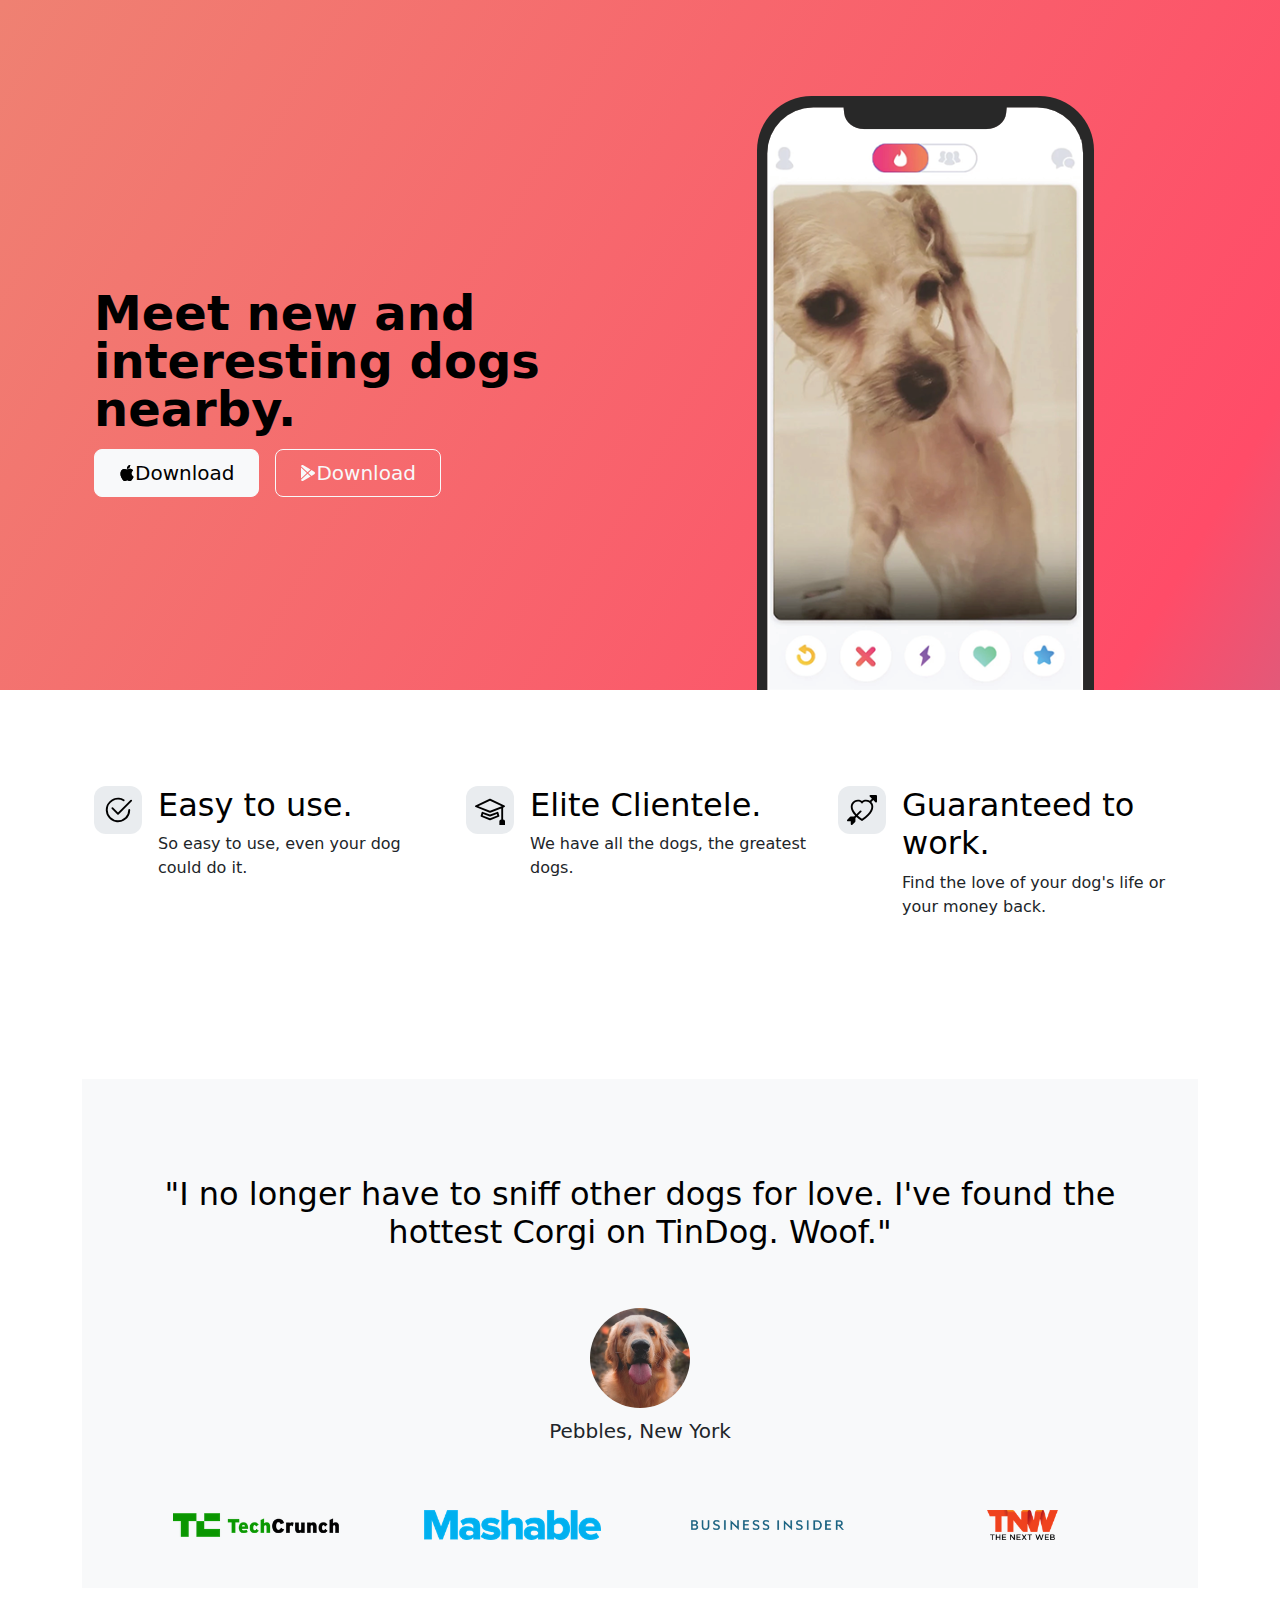
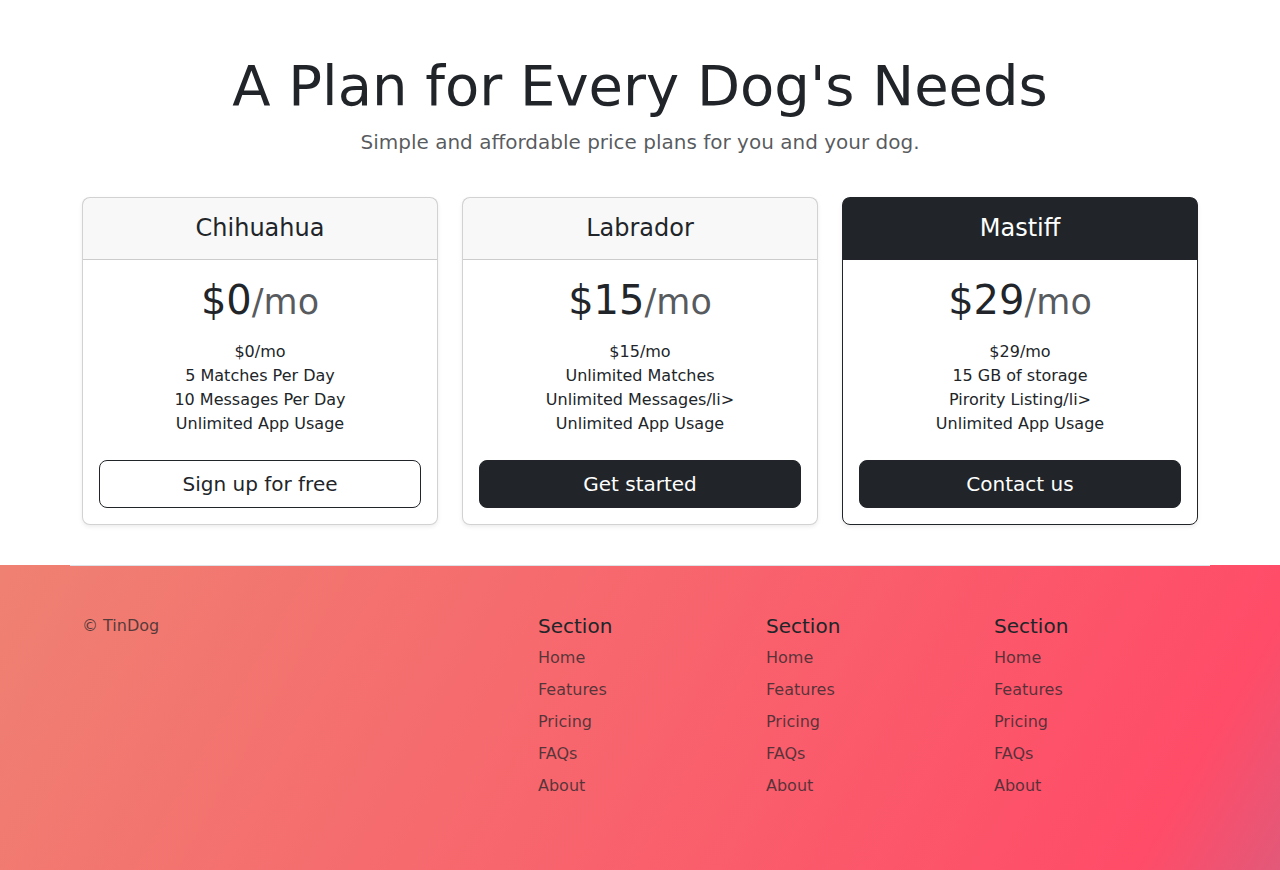
<file: 11.3 TinDog Project/index.html>
<!DOCTYPE html>
<html lang="en">

<head>
  <meta charset="UTF-8">
  <meta name="viewport" content="width=device-width, initial-scale=1.0">
  <link href="https://cdn.jsdelivr.net/npm/bootstrap@5.3.3/dist/css/bootstrap.min.css" 
  rel="stylesheet" integrity="sha384-QWTKZyjpPEjISv5WaRU9OFeRpok6YctnYmDr5pNlyT2bRjXh0JMhjY6hW+ALEwIH" crossorigin="anonymous">
  <link rel="stylesheet" href="css/style.css"/>
  <title>TinDog</title>
</head>

<body>

  <!-- Title -->
  <section id="title" class="gradient-background">
    <div class="container col-xxl-8 px-4 pt-5">
      <div class="row flex-lg-row-reverse align-items-center g-5 pt-5">
        <div class="col-10 col-sm-8 col-lg-6">
          <img src="./images/iphone.png" class="d-block mx-lg-auto img-fluid" alt="Iphone" height="200" loading="lazy">
        </div>
        <div class="col-lg-6">
          <h1 class="display-5 fw-bold text-body-emphasis lh-1 mb-3">Meet new and interesting dogs nearby.</h1>
          <div class="d-grid gap-2 d-md-flex justify-content-md-start">
            <button type="button" class="btn btn-light btn-lg px-4 me-md-2"><svg xmlns="http://www.w3.org/2000/svg" width="16" height="16" fill="currentColor"
              class="bi bi-apple mb-1" viewBox="0 0 16 16">
<path
                d="M11.182.008C11.148-.03 9.923.023 8.857 1.18c-1.066 1.156-.902 2.482-.878 2.516.024.034 1.52.087 2.475-1.258.955-1.345.762-2.391.728-2.43Zm3.314 11.733c-.048-.096-2.325-1.234-2.113-3.422.212-2.189 1.675-2.789 1.698-2.854.023-.065-.597-.79-1.254-1.157a3.692 3.692 0 0 0-1.563-.434c-.108-.003-.483-.095-1.254.116-.508.139-1.653.589-1.968.607-.316.018-1.256-.522-2.267-.665-.647-.125-1.333.131-1.824.328-.49.196-1.422.754-2.074 2.237-.652 1.482-.311 3.83-.067 4.56.244.729.625 1.924 1.273 2.796.576.984 1.34 1.667 1.659 1.899.319.232 1.219.386 1.843.067.502-.308 1.408-.485 1.766-.472.357.013 1.061.154 1.782.539.571.197 1.111.115 1.652-.105.541-.221 1.324-1.059 2.238-2.758.347-.79.505-1.217.473-1.282Z" />
<path
                d="M11.182.008C11.148-.03 9.923.023 8.857 1.18c-1.066 1.156-.902 2.482-.878 2.516.024.034 1.52.087 2.475-1.258.955-1.345.762-2.391.728-2.43Zm3.314 11.733c-.048-.096-2.325-1.234-2.113-3.422.212-2.189 1.675-2.789 1.698-2.854.023-.065-.597-.79-1.254-1.157a3.692 3.692 0 0 0-1.563-.434c-.108-.003-.483-.095-1.254.116-.508.139-1.653.589-1.968.607-.316.018-1.256-.522-2.267-.665-.647-.125-1.333.131-1.824.328-.49.196-1.422.754-2.074 2.237-.652 1.482-.311 3.83-.067 4.56.244.729.625 1.924 1.273 2.796.576.984 1.34 1.667 1.659 1.899.319.232 1.219.386 1.843.067.502-.308 1.408-.485 1.766-.472.357.013 1.061.154 1.782.539.571.197 1.111.115 1.652-.105.541-.221 1.324-1.059 2.238-2.758.347-.79.505-1.217.473-1.282Z" />
</svg>Download</button>
            <button type="button" class="btn btn-outline-light btn-lg px-4"><svg xmlns="http://www.w3.org/2000/svg" width="16" height="16" fill="currentColor"
              class="bi bi-google-play mb-1" viewBox="0 0 16 16">
<path
                d="M14.222 9.374c1.037-.61 1.037-2.137 0-2.748L11.528 5.04 8.32 8l3.207 2.96 2.694-1.586Zm-3.595 2.116L7.583 8.68 1.03 14.73c.201 1.029 1.36 1.61 2.303 1.055l7.294-4.295ZM1 13.396V2.603L6.846 8 1 13.396ZM1.03 1.27l6.553 6.05 3.044-2.81L3.333.215C2.39-.341 1.231.24 1.03 1.27Z" />
</svg>Download</button>
          </div>
        </div>
      </div>
    </div>

  </section>
  <!-- Features -->
  <section id="features">
    <div class="container px-4 py-5" id="hanging-icons">
      <div class="row g-4 py-5 row-cols-1 row-cols-lg-3">
        <div class="col d-flex align-items-start">
          <div class="icon-square text-body-emphasis bg-body-secondary d-inline-flex align-items-center justify-content-center fs-4 flex-shrink-0 me-3">
            <svg xmlns="http://www.w3.org/2000/svg" height="30" fill="currentColor" class="bi bi-check2-circle"
            viewBox="0 0 16 16">
            <path
              d="M2.5 8a5.5 5.5 0 0 1 8.25-4.764.5.5 0 0 0 .5-.866A6.5 6.5 0 1 0 14.5 8a.5.5 0 0 0-1 0 5.5 5.5 0 1 1-11 0z" />
            <path
              d="M15.354 3.354a.5.5 0 0 0-.708-.708L8 9.293 5.354 6.646a.5.5 0 1 0-.708.708l3 3a.5.5 0 0 0 .708 0l7-7z" />
          </svg>          </div>
          <div>
            <h3 class="fs-2 text-body-emphasis">Easy to use.</h3>
            <p>So easy to use, even your dog could do it.</p>
          </div>
        </div>
        <div class="col d-flex align-items-start">
          <div class="icon-square text-body-emphasis bg-body-secondary d-inline-flex align-items-center justify-content-center fs-4 flex-shrink-0 me-3">
            <svg xmlns="http://www.w3.org/2000/svg" height="30" fill="currentColor" class="bi bi-mortarboard"
            viewBox="0 0 16 16">
            <path
              d="M8.211 2.047a.5.5 0 0 0-.422 0l-7.5 3.5a.5.5 0 0 0 .025.917l7.5 3a.5.5 0 0 0 .372 0L14 7.14V13a1 1 0 0 0-1 1v2h3v-2a1 1 0 0 0-1-1V6.739l.686-.275a.5.5 0 0 0 .025-.917l-7.5-3.5ZM8 8.46 1.758 5.965 8 3.052l6.242 2.913L8 8.46Z" />
            <path
              d="M4.176 9.032a.5.5 0 0 0-.656.327l-.5 1.7a.5.5 0 0 0 .294.605l4.5 1.8a.5.5 0 0 0 .372 0l4.5-1.8a.5.5 0 0 0 .294-.605l-.5-1.7a.5.5 0 0 0-.656-.327L8 10.466 4.176 9.032Zm-.068 1.873.22-.748 3.496 1.311a.5.5 0 0 0 .352 0l3.496-1.311.22.748L8 12.46l-3.892-1.556Z" />
          </svg>          </div>
          <div>
            <h3 class="fs-2 text-body-emphasis">Elite Clientele.</h3>
            <p>We have all the dogs, the greatest dogs.</p>
          </div>
        </div>
        <div class="col d-flex align-items-start">
          <div class="icon-square text-body-emphasis bg-body-secondary d-inline-flex align-items-center justify-content-center fs-4 flex-shrink-0 me-3">
            <svg xmlns="http://www.w3.org/2000/svg" height="30" fill="currentColor" class="bi bi-arrow-through-heart"
            viewBox="0 0 16 16">
            <path fill-rule="evenodd"
              d="M2.854 15.854A.5.5 0 0 1 2 15.5V14H.5a.5.5 0 0 1-.354-.854l1.5-1.5A.5.5 0 0 1 2 11.5h1.793l.53-.53c-.771-.802-1.328-1.58-1.704-2.32-.798-1.575-.775-2.996-.213-4.092C3.426 2.565 6.18 1.809 8 3.233c1.25-.98 2.944-.928 4.212-.152L13.292 2 12.147.854A.5.5 0 0 1 12.5 0h3a.5.5 0 0 1 .5.5v3a.5.5 0 0 1-.854.354L14 2.707l-1.006 1.006c.236.248.44.531.6.845.562 1.096.585 2.517-.213 4.092-.793 1.563-2.395 3.288-5.105 5.08L8 13.912l-.276-.182a21.86 21.86 0 0 1-2.685-2.062l-.539.54V14a.5.5 0 0 1-.146.354l-1.5 1.5Zm2.893-4.894A20.419 20.419 0 0 0 8 12.71c2.456-1.666 3.827-3.207 4.489-4.512.679-1.34.607-2.42.215-3.185-.817-1.595-3.087-2.054-4.346-.761L8 4.62l-.358-.368c-1.259-1.293-3.53-.834-4.346.761-.392.766-.464 1.845.215 3.185.323.636.815 1.33 1.519 2.065l1.866-1.867a.5.5 0 1 1 .708.708L5.747 10.96Z" />
          </svg>          </div>
          <div>
            <h3 class="fs-2 text-body-emphasis">Guaranteed to work.</h3>
            <p>Find the love of your dog's life or your money back.</p>
          </div>
        </div>
      </div>
    </div>

  </section>
  <!-- Testimonial -->
  <section id="testimonial"> <div class="container">
    <div class="my-5">
      <div class="p-5 text-center bg-body-tertiary">
        <div class="container py-5">
          <h2 class="text-body-emphasis">"I no longer have to sniff other dogs for love. I've found the hottest Corgi on TinDog. Woof."</h2>
          <img class="profile-img mt-5" src="./images/dog-img.jpg" alt="dog image">
          <p class="col-lg-8 mx-auto lead mt-2">
            Pebbles, New York
          </p>
        </div>

       <div class="container">
        <div class="row">
         <div class="col-lg-3 col-sm-12">
          <img src="./images/techcrunch.png" alt="techcrunch" height="30">
         </div>
         <div class="col-lg-3 col-sm-12">
          <img src="./images/mashable.png" alt="mashable" height="30">
         </div>
         <div class="col-lg-3 col-sm-12">
          <img src="./images/bizinsider.png" alt="bizinsider" height="30">
         </div>
         <div class="col-lg-3 col-sm-12">
          <img src="./images/tnw.png" alt="tnw" height="30">
         </div>
        </div>
        </div>
      </div>
    </div>
  </div>

  </section>
  <!-- Pricing -->
  <section id="pricing">
    <div class="container">
      <div class="pricing-header p-3 pb-md-4 mx-auto text-center">
        <h2 class="display-4 fw-normal">A Plan for Every Dog's Needs</h2>
        <p class="fs-5 text-body-secondary">Simple and affordable price plans for you and your dog.
      </div>
    <div class="row row-cols-1 row-cols-md-3 mb-3 text-center">
      <div class="col">
        <div class="card mb-4 rounded-3 shadow-sm">
          <div class="card-header py-3">
            <h4 class="my-0 fw-normal">Chihuahua</h4>
          </div>
          <div class="card-body">
            <h1 class="card-title pricing-card-title">$0<small class="text-body-secondary fw-light">/mo</small></h1>
            <ul class="list-unstyled mt-3 mb-4">
              <li>$0/mo</li>
              <li>5 Matches Per Day</li>
              <li>10 Messages Per Day</li>
              <li>Unlimited App Usage</li>
            </ul>
            <button type="button" class="w-100 btn btn-lg btn-outline-dark">Sign up for free</button>
          </div>
        </div>
      </div>
      <div class="col">
        <div class="card mb-4 rounded-3 shadow-sm">
          <div class="card-header py-3">
            <h4 class="my-0 fw-normal">Labrador</h4>
          </div>
          <div class="card-body">
            <h1 class="card-title pricing-card-title">$15<small class="text-body-secondary fw-light">/mo</small></h1>
            <ul class="list-unstyled mt-3 mb-4">
              <li>$15/mo</li>
              <li>Unlimited Matches</li>
              <li>Unlimited Messages/li>
              <li>Unlimited App Usage</li>
            </ul>
            <button type="button" class="w-100 btn btn-lg btn-dark  ">Get started</button>
          </div>
        </div>
      </div>
      <div class="col">
        <div class="card mb-4 rounded-3 shadow-sm border-dark">
          <div class="card-header py-3 text-bg-dark border-dark">
            <h4 class="my-0 fw-normal">Mastiff</h4>
          </div>
          <div class="card-body">
            <h1 class="card-title pricing-card-title">$29<small class="text-body-secondary fw-light">/mo</small></h1>
            <ul class="list-unstyled mt-3 mb-4">
              <li>$29/mo</li>
              <li>15 GB of storage</li>
              <li>Pirority Listing/li>
              <li>Unlimited App Usage</li>
            </ul>
            <button type="button" class="w-100 btn btn-lg btn-dark">Contact us</button>
          </div>
        </div>
      </div>
    </div>
    

  </section>
  <!-- Footer -->
  <section id="footer" class="gradient-background">
    <div class="container">
      <footer class="row row-cols-1 row-cols-sm-2 row-cols-md-5 py-5 border-top">
        <div class="col mb-3">
          <p class="text-body-secondary">© TinDog</p>
        </div>
    
        <div class="col mb-3">
    
        </div>
    
        <div class="col mb-3">
          <h5>Section</h5>
          <ul class="nav flex-column">
            <li class="nav-item mb-2"><a href="#" class="nav-link p-0 text-body-secondary">Home</a></li>
            <li class="nav-item mb-2"><a href="#" class="nav-link p-0 text-body-secondary">Features</a></li>
            <li class="nav-item mb-2"><a href="#" class="nav-link p-0 text-body-secondary">Pricing</a></li>
            <li class="nav-item mb-2"><a href="#" class="nav-link p-0 text-body-secondary">FAQs</a></li>
            <li class="nav-item mb-2"><a href="#" class="nav-link p-0 text-body-secondary">About</a></li>
          </ul>
        </div>
    
        <div class="col mb-3">
          <h5>Section</h5>
          <ul class="nav flex-column">
            <li class="nav-item mb-2"><a href="#" class="nav-link p-0 text-body-secondary">Home</a></li>
            <li class="nav-item mb-2"><a href="#" class="nav-link p-0 text-body-secondary">Features</a></li>
            <li class="nav-item mb-2"><a href="#" class="nav-link p-0 text-body-secondary">Pricing</a></li>
            <li class="nav-item mb-2"><a href="#" class="nav-link p-0 text-body-secondary">FAQs</a></li>
            <li class="nav-item mb-2"><a href="#" class="nav-link p-0 text-body-secondary">About</a></li>
          </ul>
        </div>
    
        <div class="col mb-3">
          <h5>Section</h5>
          <ul class="nav flex-column">
            <li class="nav-item mb-2"><a href="#" class="nav-link p-0 text-body-secondary">Home</a></li>
            <li class="nav-item mb-2"><a href="#" class="nav-link p-0 text-body-secondary">Features</a></li>
            <li class="nav-item mb-2"><a href="#" class="nav-link p-0 text-body-secondary">Pricing</a></li>
            <li class="nav-item mb-2"><a href="#" class="nav-link p-0 text-body-secondary">FAQs</a></li>
            <li class="nav-item mb-2"><a href="#" class="nav-link p-0 text-body-secondary">About</a></li>
          </ul>
        </div>
      </footer>
    </div>

  </section>
</body>

</html>
</file>
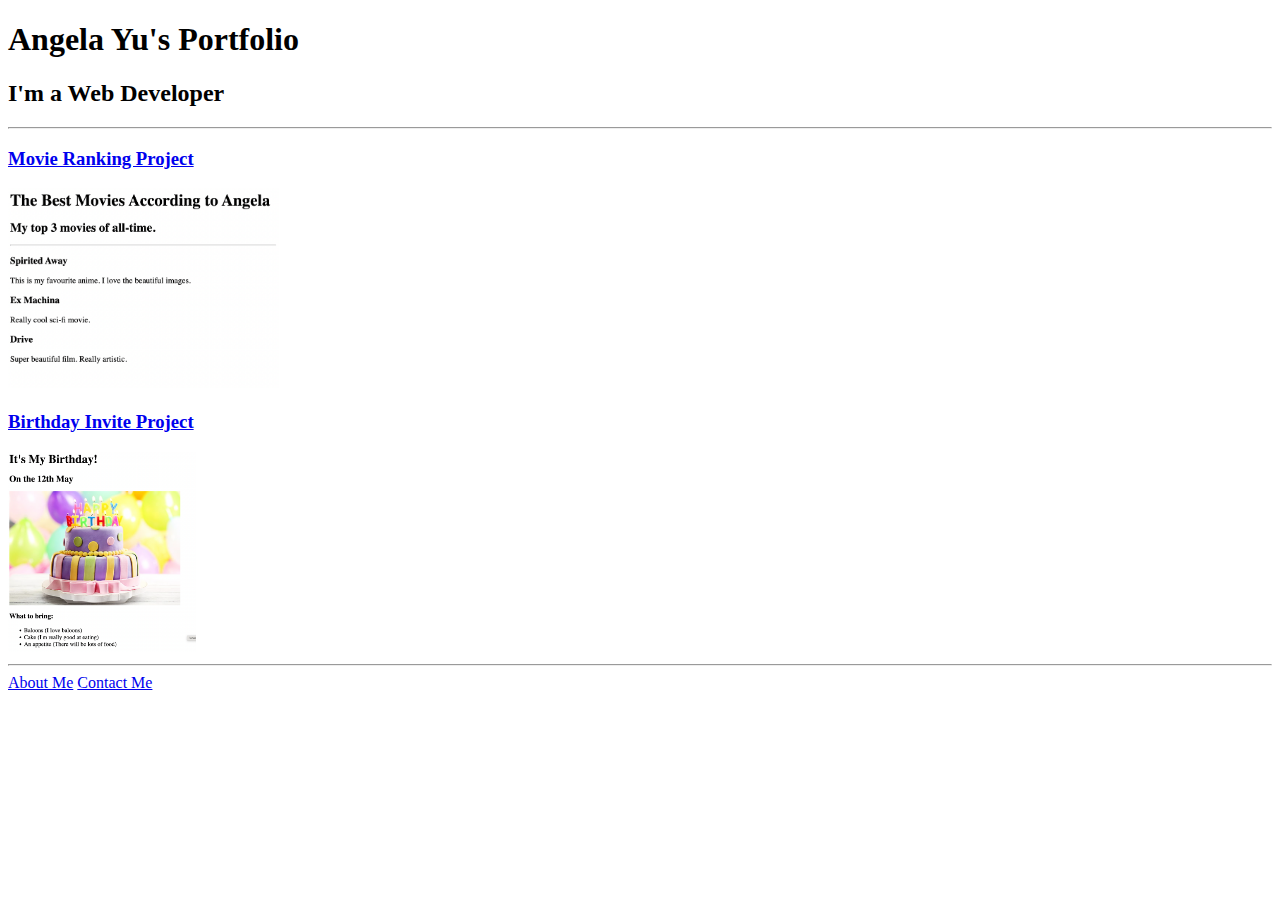
<file: 4.3 HTML Porfolio Project/index.html>
<!-- TODO 1: Create the HTML Boilerplate -->
<!DOCTYPE html>
<html lang="en">

<head>
    <meta charset="UTF-8">
    <title>Portfolio Project</title>
</head>

<body>
    <h1>Angela Yu's Portfolio</h1>
    <h2>I'm a Web Developer</h2>
    <hr/>
    <h3><a href="./public/movie-ranking.html">Movie Ranking Project</a></h3>
    <img src="./assets/images/movie-ranking.png" alt="Movie Ranking Project" height=200/>
    <h3><a href="./public/birthday-invite.html">Birthday Invite Project</a></h3>
    <img src="./assets/images/birthday-invite.png" height=200 alt= "Birthday Invite Project"/>
    <hr/>
    <a href="./public/about.html">About Me</a>
    <a href="./public/contact.html">Contact Me</a>
</body>
</html>
</file>
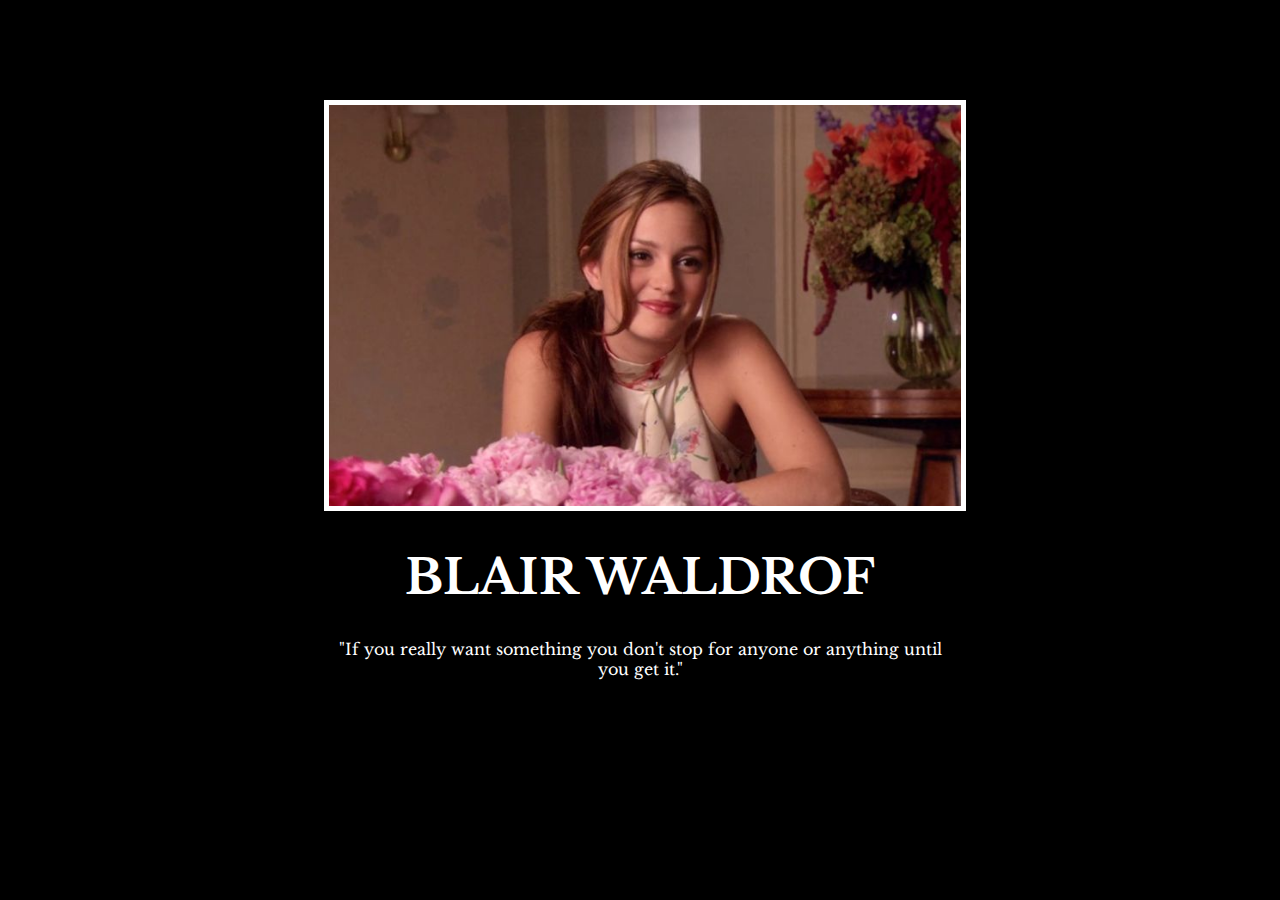
<file: 6.4 Motivation Meme Project/index.html>
<!-- 
  TODO: Create a motivational post website.
Style it how ever you like. 
Look at the goal image for inspiration.
But it must have the following features:
1. The main h1 text should be using the Regular Libre Baskerville Font from Google Fonts:
  https://fonts.google.com/specimen/Libre+Baskerville
2. The text should be white and background black.
3. Add your own image into the images folder inside assets. It should have a 5px white border.
4. The text should be center aligned.
5. Create a div to contain the h1, p and img elements. Adjust the margins so that the image and text are centered on the page. 
  Hint: You horizontally center a div by giving it a width of 50% and a margin-left of 25%.
  Hint: Set the image to have a width of 100% so it fills the div. 
6. Read about the text-transform property on MDN docs to make the h1 uppercase with CSS.
  https://developer.mozilla.org/en-US/docs/Web/CSS/text-transform 
-->
<!DOCTYPE html>
<html lang="en">
<head>
  <meta charset="UTF-8">
  <title>Motivation Meme</title>
  <link 
  rel="stylesheet"
  href="./style.css"
  />
  <link rel="preconnect" href="https://fonts.googleapis.com">
<link rel="preconnect" href="https://fonts.gstatic.com" crossorigin>
<link href="https://fonts.googleapis.com/css2?family=Libre+Baskerville:ital,wght@0,400;0,700;1,400&display=swap" rel="stylesheet">
</head>
<body>
  <div class="post">
  <img class=image src="./assets/images/Blair Waldrof.jpeg" alt="Blair Waldrof">
  <h1>Blair Waldrof</h1>
  <p>"If you really want something you don't stop for anyone or anything until you get it." </p>
</div>
</body>
</html>
</file>
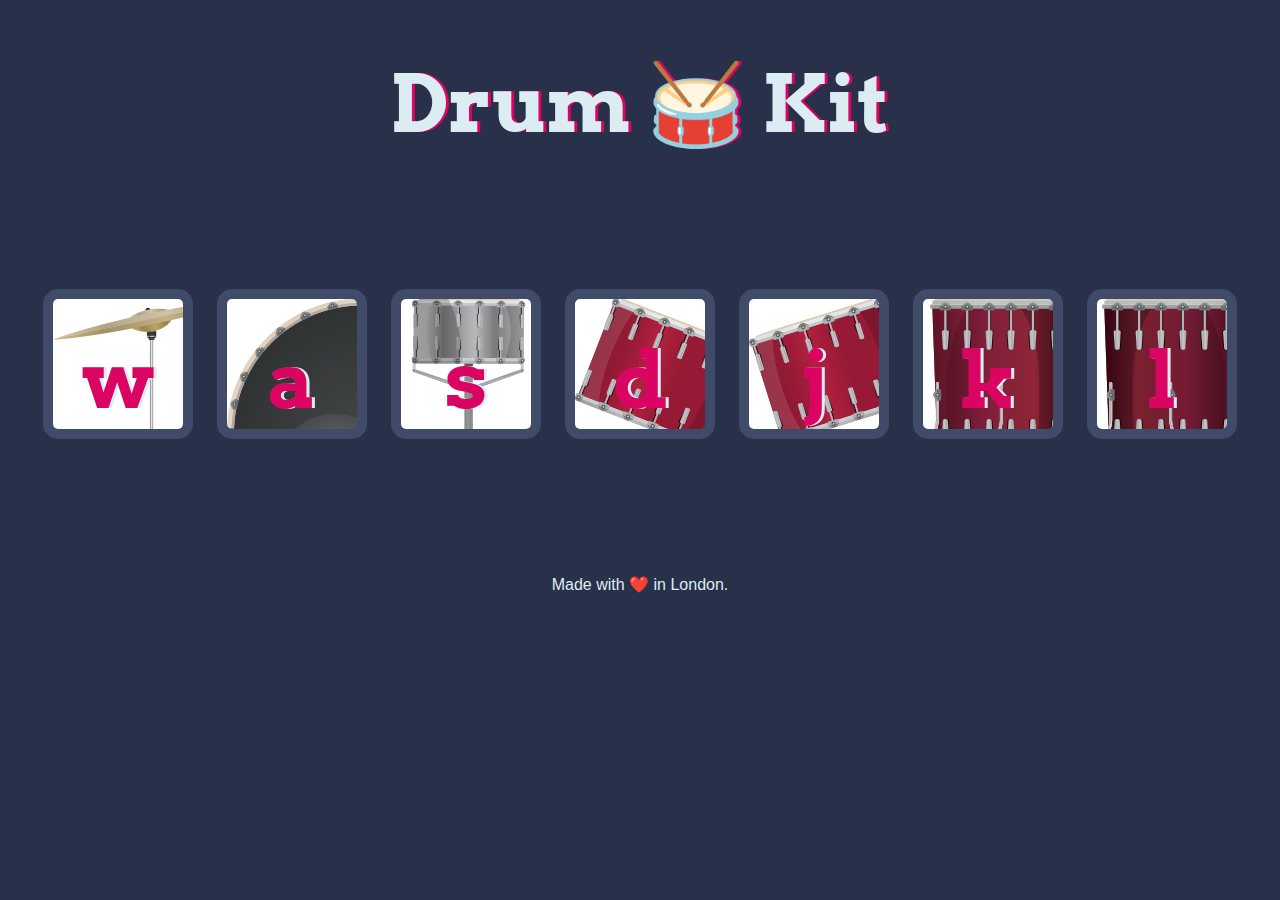
<file: Drum Kit Starting Files/index.html>
<!DOCTYPE html>
<html lang="en" dir="ltr">

<head>
  <meta charset="utf-8">
  <title>Drum Kit</title>
  <link rel="stylesheet" href="styles.css">
  <link href="https://fonts.googleapis.com/css?family=Arvo" rel="stylesheet">
</head>

<body>

  <h1 id="title">Drum 🥁 Kit</h1>
  <div class="set">
    <button class="w drum">w</button>
    <button class="a drum">a</button>
    <button class="s drum">s</button>
    <button class="d drum">d</button>
    <button class="j drum">j</button>
    <button class="k drum">k</button>
    <button class="l drum">l</button>
  </div>


  <footer>
    Made with ❤️ in London.
  </footer>

  <script src="index.js" charset="UTF-8"></script>
</body>

</html>
</file>
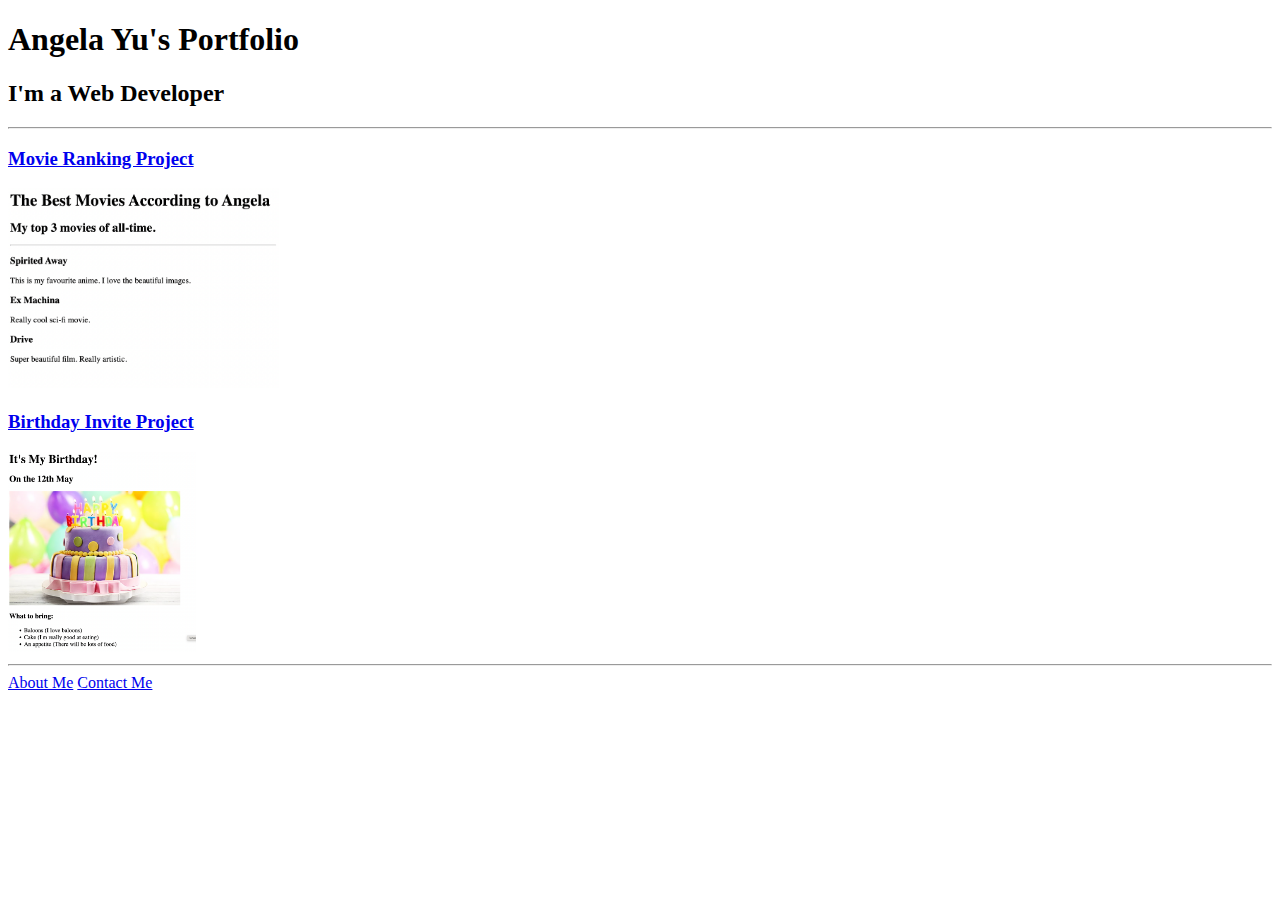
<file: 4.3 HTML Porfolio Project/solution.html>
<!DOCTYPE html>
<html lang="en">

<head>
  <meta charset="UTF-8">
  <title>Angela's Portfolio</title>
</head>

<body>
  <h1>Angela Yu's Portfolio</h1>
  <h2>I'm a Web Developer</h2>
  <hr />
  <h3><a href="./public/movie-ranking.html">Movie Ranking Project</a></h3>
  <img src="./assets/images/movie-ranking.png" height="200" alt="movie ranking project preview"/>
  <h3><a href="./public/birthday-invite.html">Birthday Invite Project</a></h3>
  <img src="./assets/images/birthday-invite.png" height="200" alt="birthday invite project preview"/>
  <hr />
  <a href="./public/about.html">About Me</a>
  <a href="./public/contact.html">Contact Me</a>
</body>

</html>
</file>
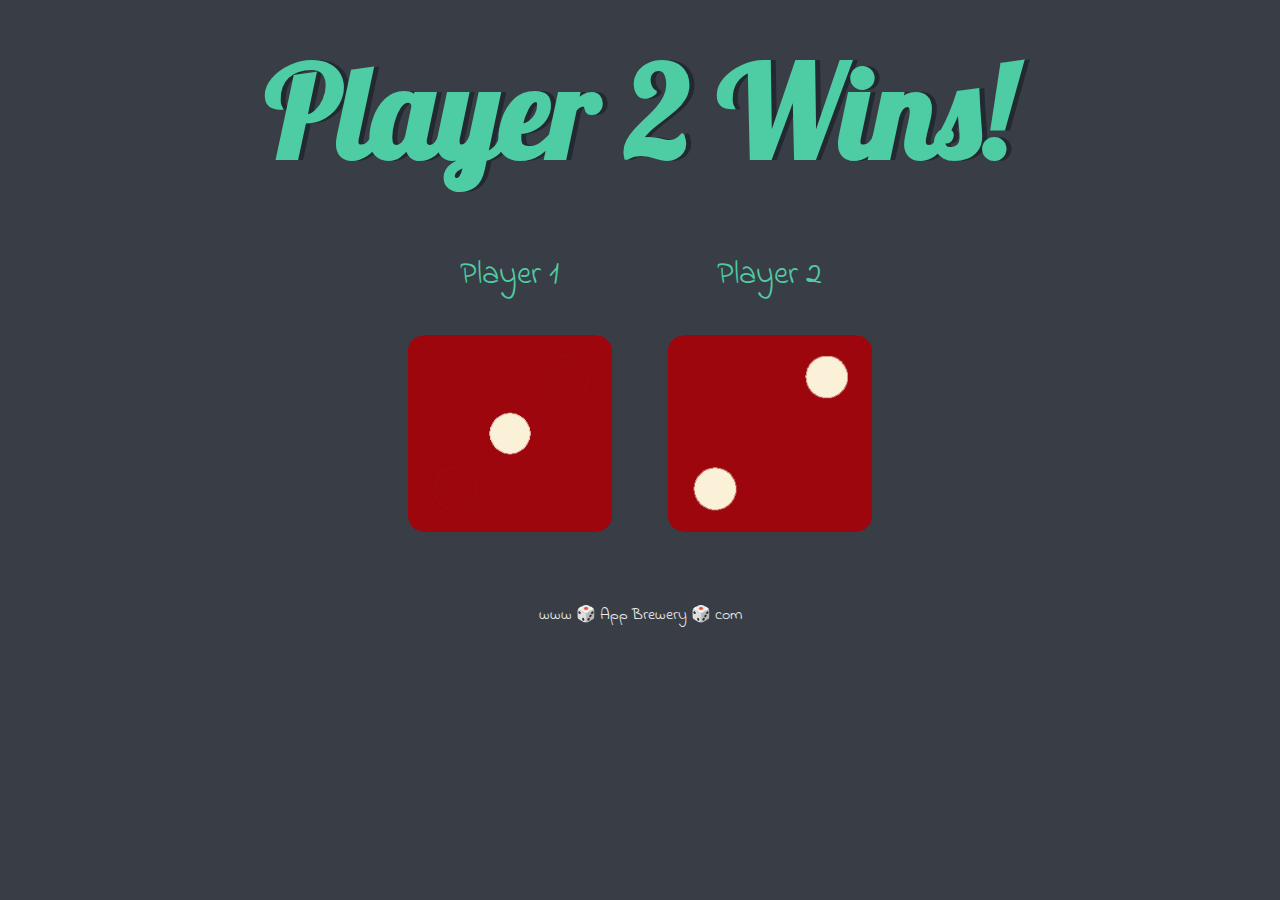
<file: Dicee Challenge - Starting Files/dicee.html>
<!DOCTYPE html>
<html lang="en" dir="ltr">
  <head>
    <meta charset="utf-8">
    <title>Dicee</title>
    <link rel="stylesheet" href="styles.css">
    <link href="https://fonts.googleapis.com/css?family=Indie+Flower|Lobster" rel="stylesheet">

  </head>
  <body>

    <div class="container">
      <h1>Refresh Me</h1>

      <div class="dice">
        <p>Player 1</p>
        <img class="img1" src="images/dice6.png" alt="dice1">
      </div>

      <div class="dice">
        <p>Player 2</p>
        <img class="img2" src="images/dice6.png">
      </div>

    </div>

    <script src="index.js" charset="UTF-8"></script>

  </body>

  <footer>
    www 🎲 App Brewery 🎲 com
  </footer>
</html>
</file>
<file: 11.3 TinDog Project/css/style.css>
.gradient-background {
  background: linear-gradient(300deg, #00bfff, #ff4c68, #ef8172);
  background-size: 180% 180%;
  animation: gradient-animation 18s ease infinite;
}

@keyframes gradient-animation {
  0% {
    background-position: 0% 50%;
  }
  50% {
    background-position: 100% 50%;
  }
  100% {
    background-position: 0% 50%;
  }
}

.icon-square {
  width: 3rem;
  height: 3rem;
  border-radius: 0.75rem;
}

.profile-img {
  height: 100px;
  border-radius: 50%;
}
</file>
<file: 6.4 Motivation Meme Project/style.css>
body{
    background-color: black;
}
h1{
    text-transform: uppercase;
    font-size: 3rem;
}
.post{
    color:white;
    text-align: center;
    font-family: "Libre Baskerville", serif;
    width: 50%;
    margin-left: 25%;
    margin-top: 100px;
}
.image{
    border:5px solid white;
    width:100%;
}
</file>
<file: Drum Kit Starting Files/styles.css>
body {
  text-align: center;
  background-color: #283149;
}

h1 {
  font-size: 5rem;
  color: #DBEDF3;
  font-family: "Arvo", cursive;
  text-shadow: 3px 0 #DA0463;

}

footer {
  color: #DBEDF3;
  font-family: sans-serif;
}

.w {
  background-image: url(./images/crash.png);
}

.a {
  background-image: url(./images/kick.png);
}

.s {
  background-image: url(./images/snare.png);
}

.d {
  background-image: url(./images/tom1.png);
}

.j {
  background-image: url(./images/tom2.png);
}

.k {
  background-image: url(./images/tom3.png);
}

.l {
  background-image: url(./images/tom4.png);
}

.set {
  margin: 10% auto;
}

.game-over {
  background-color: red;
  opacity: 0.8;
}

.pressed {
  box-shadow: 0 3px 4px 0 #DBEDF3;
  opacity: 0.5;
}

.red {
  color: red;
}

.drum {
  outline: none;
  border: 10px solid #404B69;
  font-size: 5rem;
  font-family: 'Arvo', cursive;
  line-height: 2;
  font-weight: 900;
  color: #DA0463;
  text-shadow: 3px 0 #DBEDF3;
  border-radius: 15px;
  display: inline-block;
  width: 150px;
  height: 150px;
  text-align: center;
  margin: 10px;
  background-color: white;
}
</file>
<file: Dicee Challenge - Starting Files/styles.css>
.container {
  width: 70%;
  margin: auto;
  text-align: center;
}

.dice {
  text-align: center;
  display: inline-block;

}

body {
  background-color: #393E46;
}

h1 {
  margin: 30px;
  font-family: 'Lobster', cursive;
  text-shadow: 5px 0 #232931;
  font-size: 8rem;
  color: #4ECCA3;
}

p {
  font-size: 2rem;
  color: #4ECCA3;
  font-family: 'Indie Flower', cursive;
}

img {
  width: 80%;
}

footer {
  margin-top: 5%;
  color: #EEEEEE;
  text-align: center;
  font-family: 'Indie Flower', cursive;

}
</file>
